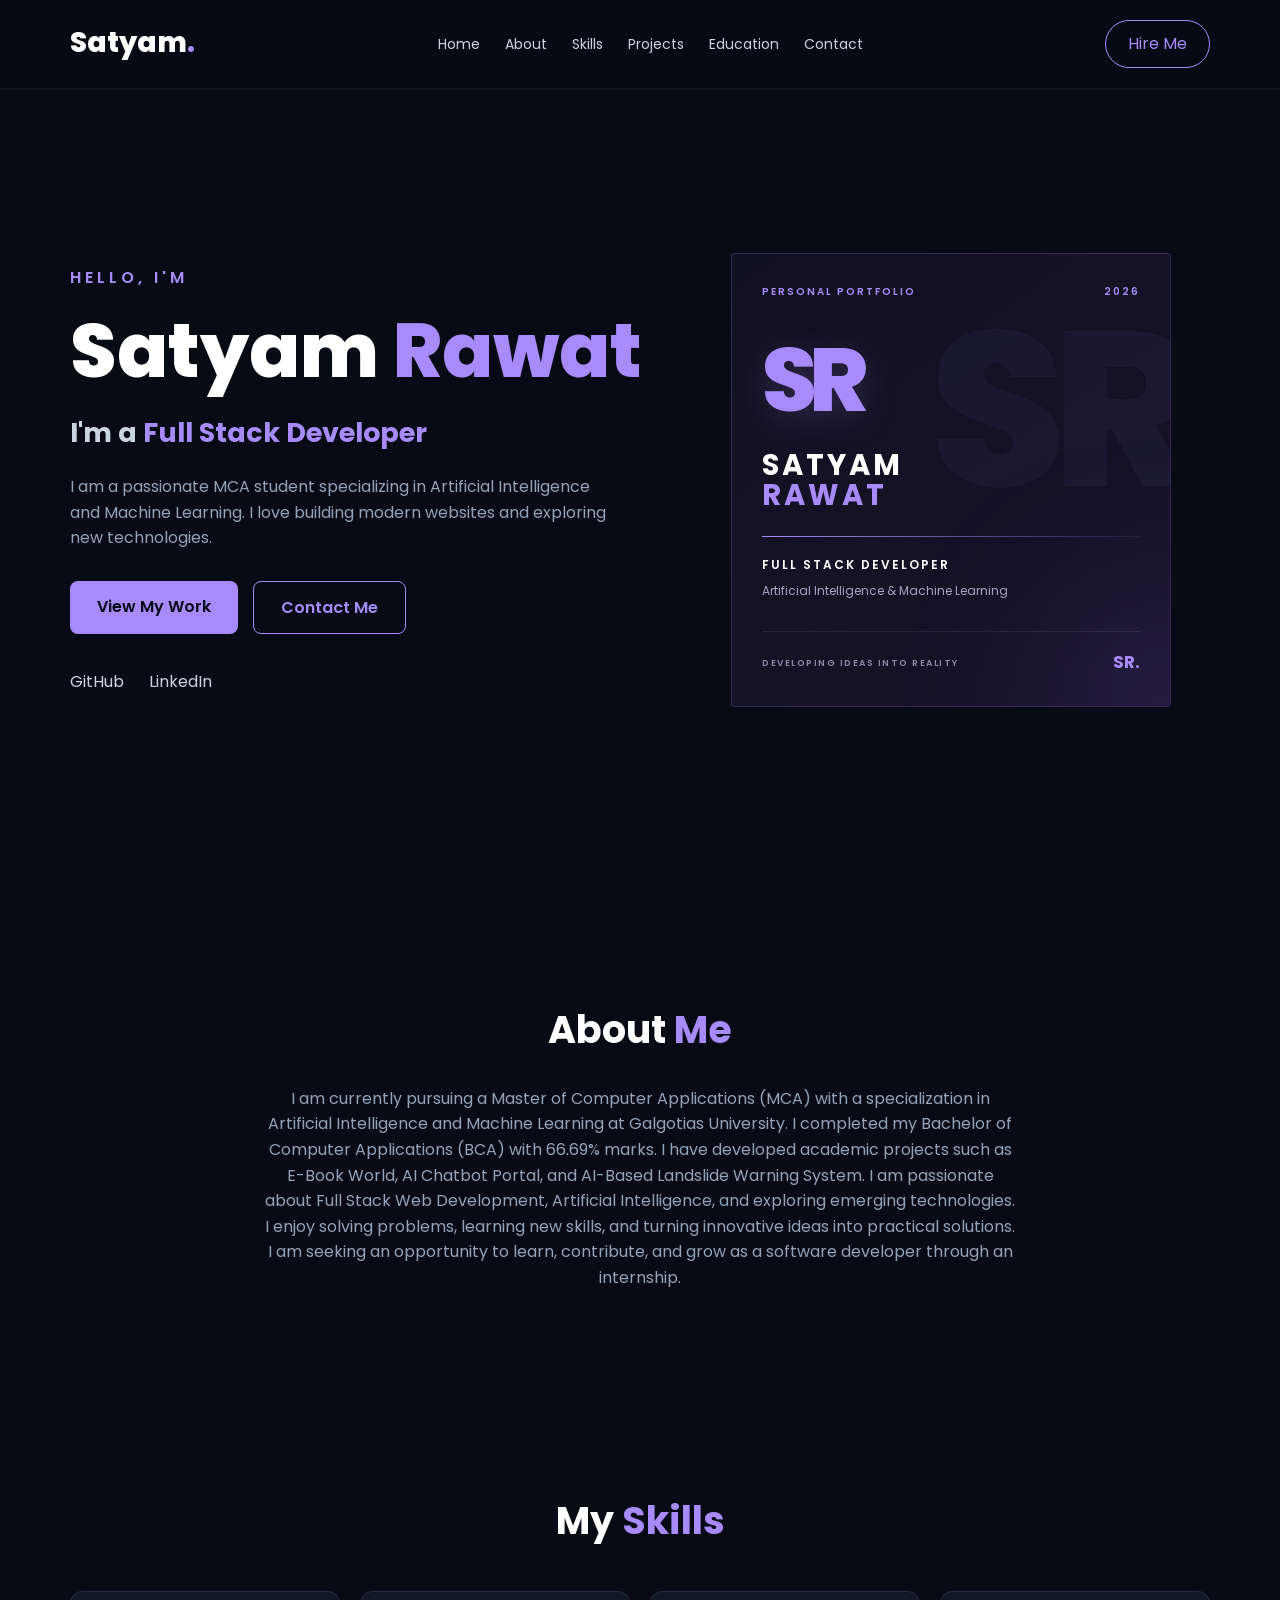
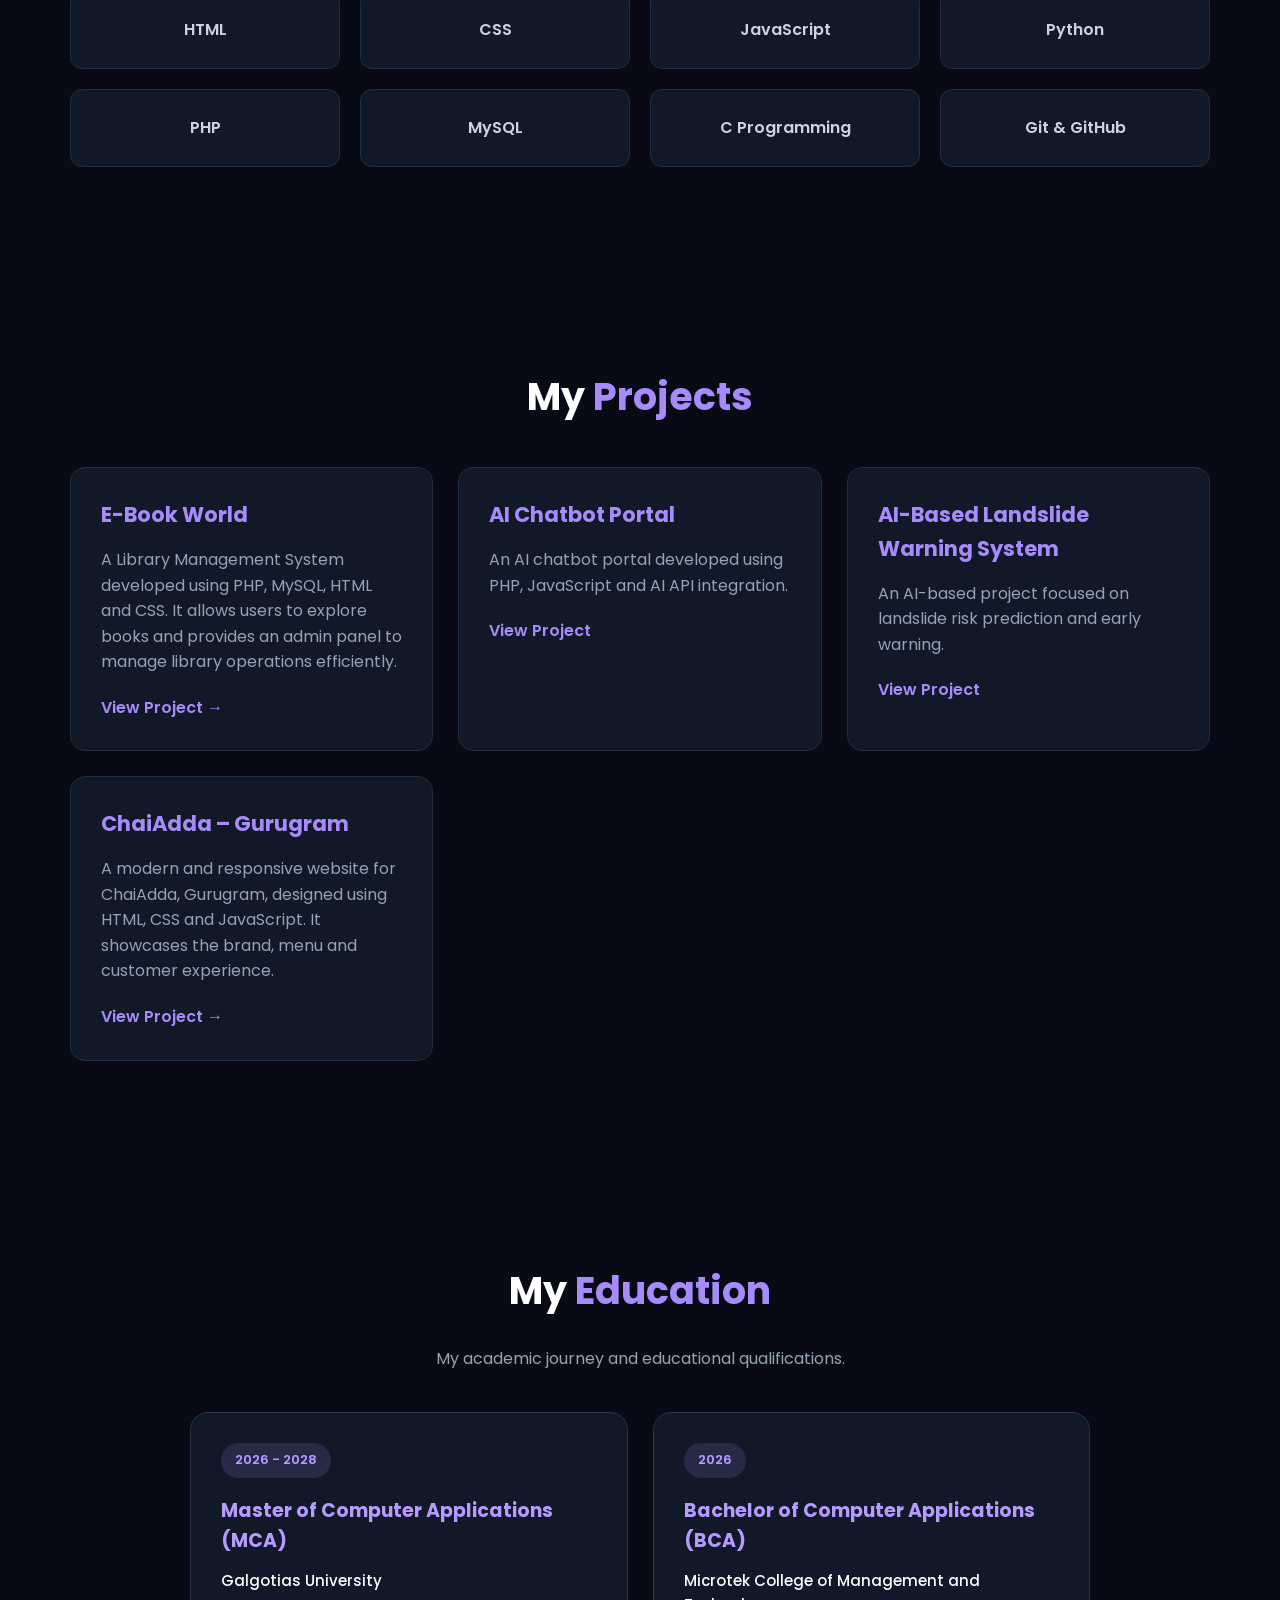
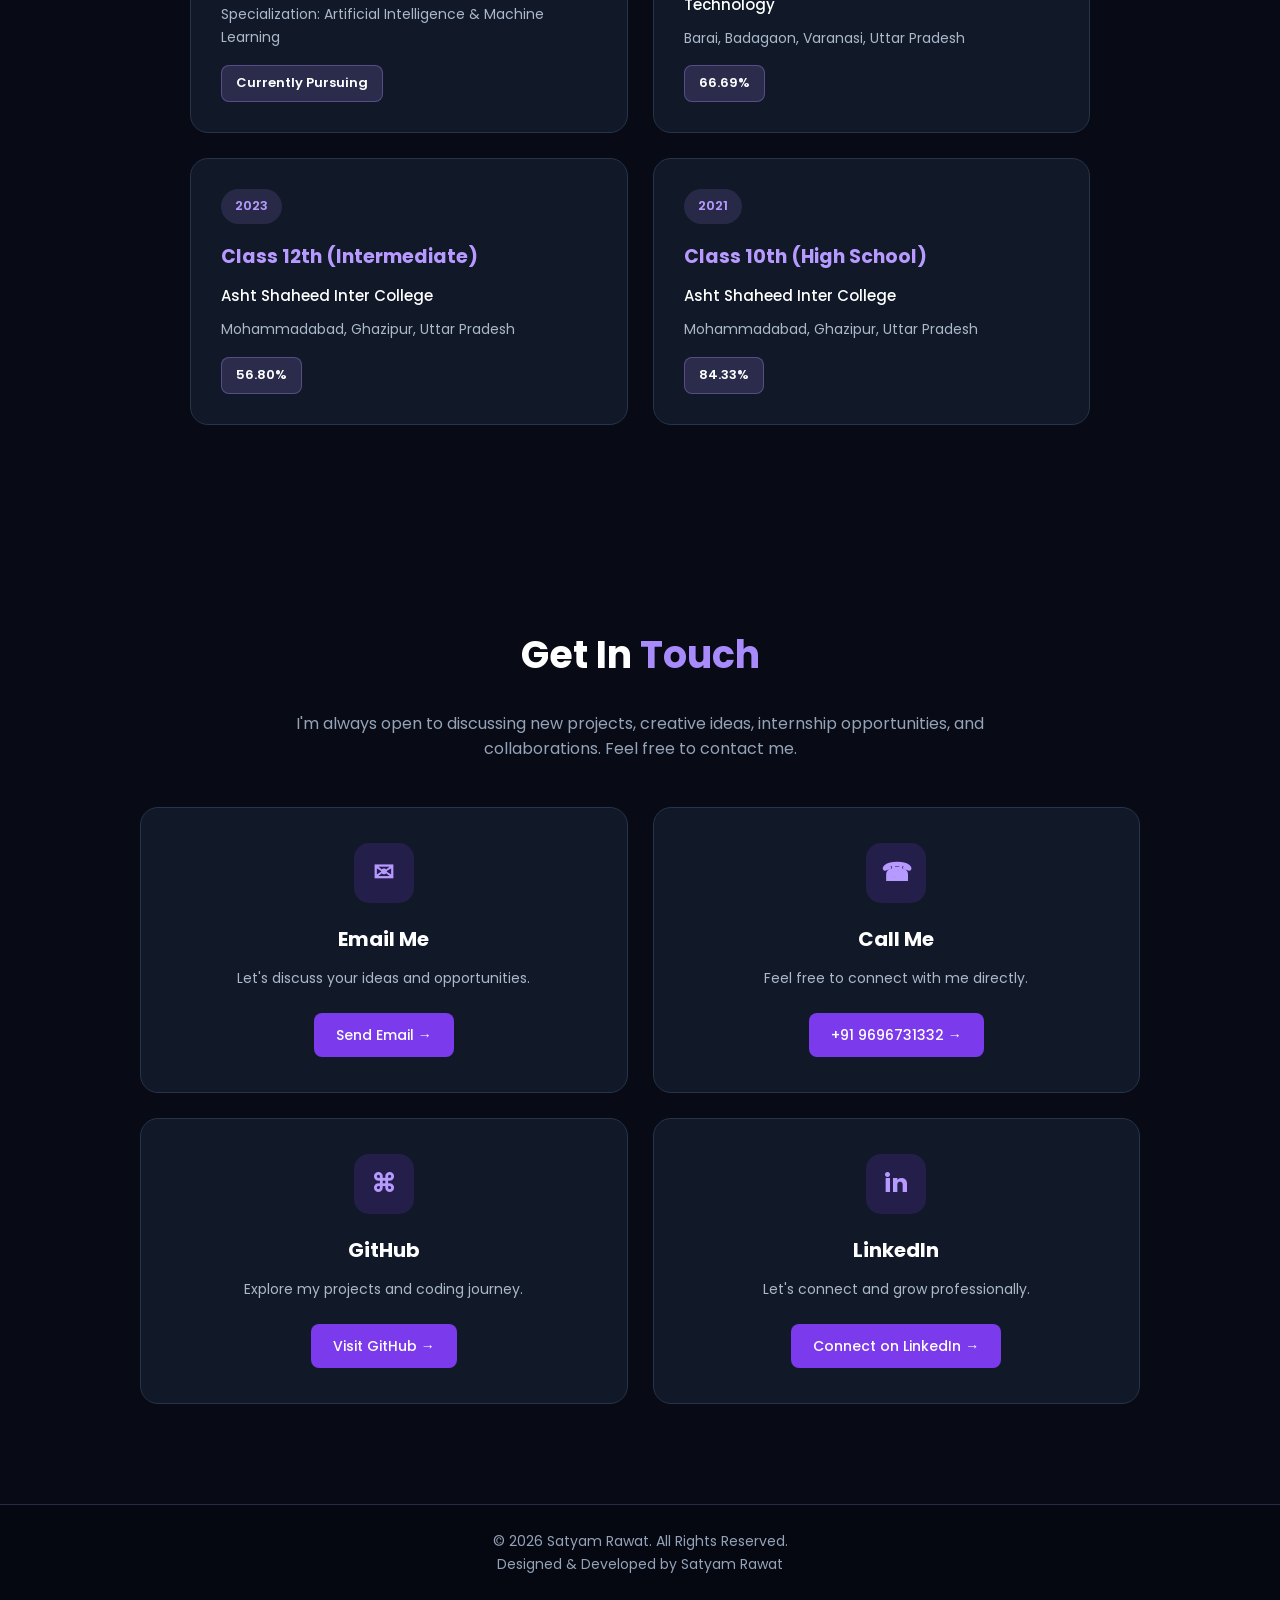
<file: index.html>
<!DOCTYPE html>
<html lang="en">
<head>
    <meta charset="UTF-8">
    <meta name="viewport" content="width=device-width, initial-scale=1.0">

    <title>Satyam Rawat | Portfolio</title>
<meta name="google-site-verification" content="G1ZHCRIiQYxiCBVAbGkenDZfYS_VQ1XPWHBT34Xp-EY" />
    <!-- Google Fonts -->
    <link rel="preconnect" href="https://fonts.googleapis.com">
    <link rel="preconnect" href="https://fonts.gstatic.com" crossorigin>
    <link href="https://fonts.googleapis.com/css2?family=Poppins:wght@300;400;500;600;700;800&display=swap" rel="stylesheet">
    
    <!-- CSS File -->
    <link rel="stylesheet" href="style.css">
</head>

<body>

    <!-- Navbar -->
    <header>
        <nav class="navbar">
            <a href="#home" class="logo">Satyam<span>.</span></a>

            <ul class="nav-links">
                <li><a href="#home">Home</a></li>
                <li><a href="#about">About</a></li>
                <li><a href="#skills">Skills</a></li>
                <li><a href="#projects">Projects</a></li>
                <li><a href="#education">Education</a></li>
                <li><a href="#contact">Contact</a></li>
            </ul>

            <a href="#contact" class="nav-btn">Hire Me</a>
        </nav>
    </header>

    <!-- Home Section -->
    <section class="hero" id="home">

        <div class="hero-content">
            <p class="intro">HELLO, I'M</p>

            <h1>Satyam <span>Rawat</span></h1>

            <h2>I'm a <span>Full Stack Developer</span></h2>

            <p class="hero-description">
                I am a passionate MCA student specializing in
                Artificial Intelligence and Machine Learning.
                I love building modern websites and exploring new technologies.
            </p>

            <div class="hero-buttons">
                <a href="#projects" class="btn primary-btn">View My Work</a>
                <a href="#contact" class="btn secondary-btn">Contact Me</a>
            </div>

            <div class="social-links">
                <a href="https://github.com/satyaa1209"
                   target="_blank" rel="noopener noreferrer">GitHub</a>

                <a href="https://www.linkedin.com/in/satyam-rawat"
                   target="_blank" rel="noopener noreferrer">LinkedIn</a>
            </div>
        </div>

        <!-- Professional Name-Based Visual -->
        <div class="hero-image">

            <div class="identity-visual">

                <div class="identity-topline">
                    <span>PERSONAL PORTFOLIO</span>
                    <span>2026</span>
                </div>

                <div class="identity-main">
                    <div class="identity-monogram">SR</div>

                    <div class="identity-name">
                        <span class="identity-first">SATYAM</span>
                        <span class="identity-last">RAWAT</span>
                    </div>
                </div>

                <div class="identity-line"></div>

                <div class="identity-details">
                    <p class="identity-role">FULL STACK DEVELOPER</p>
                    <p class="identity-specialization">
                        Artificial Intelligence & Machine Learning
                    </p>
                </div>

                <div class="identity-bottom">
                    <span>DEVELOPING IDEAS INTO REALITY</span>
                    <span class="identity-mark">SR.</span>
                </div>

            </div>

        </div>

    </section>

    <!-- About Section -->
    <section class="section" id="about">
        <h2 class="section-title">About <span>Me</span></h2>

        <p class="section-description">
            I am currently pursuing a Master of Computer Applications (MCA)
            with a specialization in Artificial Intelligence and Machine Learning
            at Galgotias University. I completed my Bachelor of Computer
            Applications (BCA) with 66.69% marks. I have developed academic
            projects such as E-Book World, AI Chatbot Portal, and AI-Based
            Landslide Warning System. I am passionate about Full Stack Web
            Development, Artificial Intelligence, and exploring emerging
            technologies. I enjoy solving problems, learning new skills,
            and turning innovative ideas into practical solutions. I am
            seeking an opportunity to learn, contribute, and grow as a
            software developer through an internship.
        </p>
    </section>

    <!-- Skills Section -->
    <section class="section" id="skills">
        <h2 class="section-title">My <span>Skills</span></h2>

        <div class="skills-container">
            <div class="skill-card">HTML</div>
            <div class="skill-card">CSS</div>
            <div class="skill-card">JavaScript</div>
            <div class="skill-card">Python</div>
            <div class="skill-card">PHP</div>
            <div class="skill-card">MySQL</div>
            <div class="skill-card">C Programming</div>
            <div class="skill-card">Git & GitHub</div>
        </div>
    </section>

    <!-- Projects Section -->
    <section class="section" id="projects">
        <h2 class="section-title">My <span>Projects</span></h2>

        <div class="projects-container">

            <!-- Project 1: E-Book World -->
            <div class="project-card">
                <h3>E-Book World</h3>

                <p>
                    A Library Management System developed using PHP,
                    MySQL, HTML and CSS. It allows users to explore
                    books and provides an admin panel to manage
                    library operations efficiently.
                </p>

                <a href="https://librarymanagement.infinityfreeapp.com"
                   target="_blank"
                   rel="noopener noreferrer">
                    View Project →
                </a>
            </div>

            <!-- Project 2: AI Chatbot Portal -->
            <div class="project-card">
                <h3>AI Chatbot Portal</h3>

                <p>
                    An AI chatbot portal developed using PHP,
                    JavaScript and AI API integration.
                </p>

                <a href="#">
                    View Project
                </a>
            </div>

            <!-- Project 3: AI-Based Landslide Warning System -->
            <div class="project-card">
                <h3>AI-Based Landslide Warning System</h3>

                <p>
                    An AI-based project focused on landslide risk
                    prediction and early warning.
                </p>

                <a href="#">
                    View Project
                </a>
            </div>


            <!-- Project 5: ChaiAdda Gurugram -->
            <div class="project-card">
                <h3>ChaiAdda – Gurugram</h3>

                <p>
                    A modern and responsive website for ChaiAdda,
                    Gurugram, designed using HTML, CSS and JavaScript.
                    It showcases the brand, menu and customer experience.
                </p>

                <a href="https://satyaa1209.github.io/chaiadda-gurugram/"
                   target="_blank"
                   rel="noopener noreferrer">
                    View Project →
                </a>
            </div>

        </div>
    </section>

    <!-- Education Section -->
    <section class="section" id="education">

        <h2 class="section-title">My <span>Education</span></h2>

        <p class="section-description">
            My academic journey and educational qualifications.
        </p>

        <div class="education-container">

            <div class="education-item">
                <div class="education-year">2026 - 2028</div>
                <h3>Master of Computer Applications (MCA)</h3>
                <h4>Galgotias University</h4>
                <p>Specialization: Artificial Intelligence & Machine Learning</p>
                <span class="education-status">Currently Pursuing</span>
            </div>

            <div class="education-item">
                <div class="education-year">2026</div>
                <h3>Bachelor of Computer Applications (BCA)</h3>
                <h4>Microtek College of Management and Technology</h4>
                <p>Barai, Badagaon, Varanasi, Uttar Pradesh</p>
                <span class="education-percentage">66.69%</span>
            </div>

            <div class="education-item">
                <div class="education-year">2023</div>
                <h3>Class 12th (Intermediate)</h3>
                <h4>Asht Shaheed Inter College</h4>
                <p>Mohammadabad, Ghazipur, Uttar Pradesh</p>
                <span class="education-percentage">56.80%</span>
            </div>

            <div class="education-item">
                <div class="education-year">2021</div>
                <h3>Class 10th (High School)</h3>
                <h4>Asht Shaheed Inter College</h4>
                <p>Mohammadabad, Ghazipur, Uttar Pradesh</p>
                <span class="education-percentage">84.33%</span>
            </div>

        </div>
    </section>

    <!-- Contact Section -->
    <section class="section contact-section" id="contact">

        <h2 class="section-title">Get In <span>Touch</span></h2>

        <p class="section-description">
            I'm always open to discussing new projects, creative ideas,
            internship opportunities, and collaborations.
            Feel free to contact me.
        </p>

        <div class="contact-container">

            <div class="contact-card">
                <div class="contact-icon">✉</div>
                <h3>Email Me</h3>
                <p>Let's discuss your ideas and opportunities.</p>
                <a href="mailto:rawatsatyam362@gmail.com" class="contact-btn">
                    Send Email →
                </a>
            </div>

            <div class="contact-card">
                <div class="contact-icon">☎</div>
                <h3>Call Me</h3>
                <p>Feel free to connect with me directly.</p>
                <a href="tel:+919696731332" class="contact-btn">
                    +91 9696731332 →
                </a>
            </div>

            <div class="contact-card">
                <div class="contact-icon">⌘</div>
                <h3>GitHub</h3>
                <p>Explore my projects and coding journey.</p>
                <a href="https://github.com/satyaa1209"
                   target="_blank" rel="noopener noreferrer"
                   class="contact-btn">
                    Visit GitHub →
                </a>
            </div>

            <div class="contact-card">
                <div class="contact-icon">in</div>
                <h3>LinkedIn</h3>
                <p>Let's connect and grow professionally.</p>
                <a href="https://www.linkedin.com/in/satyam-rawat"
                   target="_blank" rel="noopener noreferrer"
                   class="contact-btn">
                    Connect on LinkedIn →
                </a>
            </div>

        </div>

    </section>

    <!-- Footer -->
    <footer>
        <p>© 2026 Satyam Rawat. All Rights Reserved.</p>
        <p>Designed & Developed by Satyam Rawat</p>
    </footer>

    <!-- JavaScript File -->
    <script src="script.js"></script>

</body>
</html>
</file>
<file: style.css>
/* ================= GENERAL SETTINGS ================= */

* {
    margin: 0;
    padding: 0;
    box-sizing: border-box;
    scroll-behavior: smooth;
}

body {
    font-family: 'Poppins', sans-serif;
    background: #080b16;
    color: #ffffff;
    line-height: 1.6;
}

a {
    text-decoration: none;
    color: inherit;
}

span {
    color: #a78bfa;
}

/* ================= NAVBAR ================= */

header {
    width: 100%;
    position: fixed;
    top: 0;
    left: 0;
    z-index: 1000;
    background: rgba(8, 11, 22, 0.9);
    backdrop-filter: blur(15px);
    border-bottom: 1px solid rgba(255,255,255,0.08);
}

.navbar {
    max-width: 1200px;
    margin: auto;
    padding: 20px 30px;
    display: flex;
    justify-content: space-between;
    align-items: center;
}

.logo {
    font-size: 28px;
    font-weight: 800;
}

.nav-links {
    display: flex;
    list-style: none;
    gap: 25px;
}

.nav-links a {
    color: #cbd5e1;
    font-size: 14px;
    transition: 0.3s;
}

.nav-links a:hover {
    color: #a78bfa;
}

.nav-btn {
    padding: 10px 22px;
    border: 1px solid #a78bfa;
    border-radius: 30px;
    color: #a78bfa;
    transition: 0.3s;
}

.nav-btn:hover {
    background: #a78bfa;
    color: #080b16;
}

/* ================= HERO SECTION ================= */

.hero {
    min-height: 100vh;
    max-width: 1200px;
    margin: auto;
    padding: 130px 30px 70px;
    display: flex;
    justify-content: space-between;
    align-items: center;
    gap: 50px;
}

.hero-content {
    max-width: 650px;
}

.intro {
    color: #a78bfa;
    letter-spacing: 4px;
    font-weight: 600;
    margin-bottom: 15px;
}

.hero h1 {
    font-size: clamp(45px, 7vw, 75px);
    font-weight: 800;
    line-height: 1.2;
    margin-bottom: 15px;
}

.hero h2 {
    font-size: 27px;
    color: #cbd5e1;
    margin-bottom: 20px;
}

.hero-description {
    color: #94a3b8;
    font-size: 16px;
    max-width: 550px;
    margin-bottom: 30px;
}

.hero-buttons {
    display: flex;
    gap: 15px;
    flex-wrap: wrap;
}

.btn {
    display: inline-block;
    padding: 13px 27px;
    border-radius: 8px;
    font-weight: 600;
    transition: 0.3s;
}

.primary-btn {
    background: #a78bfa;
    color: #080b16;
}

.primary-btn:hover {
    transform: translateY(-4px);
    box-shadow: 0 8px 25px rgba(167,139,250,0.3);
}

.secondary-btn {
    border: 1px solid #a78bfa;
    color: #a78bfa;
}

.secondary-btn:hover {
    background: #a78bfa;
    color: #080b16;
}

.social-links {
    display: flex;
    gap: 25px;
    margin-top: 35px;
    color: #cbd5e1;
}

.social-links a:hover {
    color: #a78bfa;
}

/* ================= PROFILE CIRCLE ================= */

.hero-image {
    display: flex;
    justify-content: center;
    align-items: center;
}

.profile-circle {
    width: 300px;
    height: 300px;
    border-radius: 50%;
    overflow: hidden;
    border: 5px solid #a78bfa;
    box-shadow: 0 0 40px rgba(167,139,250,0.4);
}

.profile-circle img {
    width: 100%;
    height: 100%;
    object-fit: cover;
    object-position: center 25%;
    display: block;
}

/* ================= COMMON SECTIONS ================= */

.section {
    max-width: 1200px;
    margin: auto;
    padding: 100px 30px;
    text-align: center;
}

.section-title {
    font-size: 38px;
    margin-bottom: 25px;
}

.section-description {
    max-width: 750px;
    margin: auto;
    color: #94a3b8;
    font-size: 16px;
}

/* ================= SKILLS ================= */

.skills-container {
    display: grid;
    grid-template-columns: repeat(4, 1fr);
    gap: 20px;
    margin-top: 40px;
}

.skill-card {
    padding: 25px 15px;
    border: 1px solid #252b40;
    background: #111827;
    border-radius: 12px;
    color: #cbd5e1;
    font-weight: 600;
    transition: 0.3s;
}

.skill-card:hover {
    border-color: #a78bfa;
    transform: translateY(-7px);
    color: #a78bfa;
}

/* ================= PROJECTS ================= */

.projects-container {
    display: grid;
    grid-template-columns: repeat(3, 1fr);
    gap: 25px;
    margin-top: 40px;
    text-align: left;
}

.project-card {
    background: #111827;
    border: 1px solid #252b40;
    border-radius: 15px;
    padding: 30px;
    transition: 0.3s;
}

.project-card:hover {
    transform: translateY(-8px);
    border-color: #a78bfa;
}

.project-card h3 {
    color: #a78bfa;
    margin-bottom: 15px;
    font-size: 21px;
}

.project-card p {
    color: #94a3b8;
    margin-bottom: 20px;
}

.project-card a {
    color: #a78bfa;
    font-weight: 600;
}

/* ================= EDUCATION ================= */

.education-card {
    background: #111827;
    border: 1px solid #252b40;
    border-radius: 15px;
    padding: 35px;
    max-width: 700px;
    margin: 35px auto 0;
}

.education-card h3 {
    color: #a78bfa;
    margin-bottom: 12px;
}

.education-card p {
    color: #94a3b8;
    margin-top: 8px;
}

/* ================= CONTACT ================= */

.contact-socials {
    display: flex;
    justify-content: center;
    gap: 30px;
    margin-top: 30px;
    color: #a78bfa;
}

#contact .btn {
    margin-top: 30px;
}

/* ================= FOOTER ================= */

footer {
    background: #050711;
    border-top: 1px solid #252b40;
    text-align: center;
    padding: 25px;
    color: #94a3b8;
    font-size: 14px;
}

/* ================= RESPONSIVE DESIGN ================= */

@media (max-width: 900px) {

    .nav-links {
        gap: 12px;
    }

    .nav-links a {
        font-size: 12px;
    }

    .hero {
        gap: 25px;
    }

    .profile-circle {
        width: 230px;
        height: 230px;
    }

    .skills-container {
        grid-template-columns: repeat(2, 1fr);
    }

    .projects-container {
        grid-template-columns: repeat(2, 1fr);
    }
}

@media (max-width: 600px) {

    .navbar {
        flex-direction: column;
        gap: 15px;
        padding: 15px;
    }

    .nav-links {
        flex-wrap: wrap;
        justify-content: center;
        gap: 12px;
    }

    .nav-btn {
        display: none;
    }

    .hero {
        flex-direction: column-reverse;
        text-align: center;
        padding-top: 190px;
    }

    .hero-buttons,
    .social-links {
        justify-content: center;
    }

    .profile-circle {
        width: 190px;
        height: 190px;
    }

    .profile-circle span {
        font-size: 60px;
    }

    .hero h2 {
        font-size: 21px;
    }

    .section {
        padding: 70px 20px;
    }

    .section-title {
        font-size: 30px;
    }

    .skills-container,
    .projects-container {
        grid-template-columns: 1fr;
    }
}


/* ================= REVEAL ANIMATION ================= */

.reveal {
    opacity: 0;
    transform: translateY(35px);
    transition: opacity 0.8s ease, transform 0.8s ease;
}

.reveal.show {
    opacity: 1;
    transform: translateY(0);
}


/* Professional Education Section */

.education-container {
    max-width: 900px;
    margin: 40px auto 0;
    display: grid;
    grid-template-columns: repeat(2, 1fr);
    gap: 25px;
}

.education-item {
    background: #111827;
    border: 1px solid #273449;
    border-radius: 18px;
    padding: 30px;
    text-align: left;
    transition: 0.3s ease;
    position: relative;
    overflow: hidden;
}

.education-item:hover {
    transform: translateY(-7px);
    border-color: #a78bfa;
    box-shadow: 0 10px 30px rgba(167, 139, 250, 0.12);
}

.education-year {
    display: inline-block;
    background: rgba(167, 139, 250, 0.15);
    color: #b69aff;
    padding: 7px 14px;
    border-radius: 20px;
    font-size: 13px;
    font-weight: 600;
    margin-bottom: 18px;
}

.education-item h3 {
    color: #b69aff;
    font-size: 19px;
    margin-bottom: 12px;
}

.education-item h4 {
    color: #ffffff;
    font-size: 15px;
    font-weight: 500;
    margin-bottom: 10px;
}

.education-item p {
    color: #aab8cc;
    font-size: 14px;
    line-height: 1.7;
    margin-bottom: 15px;
}

.education-percentage,
.education-status {
    display: inline-block;
    color: #ffffff;
    background: rgba(167, 139, 250, 0.18);
    border: 1px solid rgba(167, 139, 250, 0.35);
    padding: 7px 14px;
    border-radius: 8px;
    font-size: 13px;
    font-weight: 600;
}

@media (max-width: 768px) {
    .education-container {
        grid-template-columns: 1fr;
        padding: 0 10px;
    }

    .education-item {
        padding: 24px;
    }
}


/* PROFESSIONAL CONTACT SECTION */

.contact-section {
    text-align: center;
}

.contact-container {
    max-width: 1000px;
    margin: 45px auto 0;
    display: grid;
    grid-template-columns: repeat(2, 1fr);
    gap: 25px;
}

.contact-card {
    background: #111827;
    border: 1px solid #273449;
    border-radius: 18px;
    padding: 35px 25px;
    text-align: center;
    transition: all 0.3s ease;
}

.contact-card:hover {
    transform: translateY(-8px);
    border-color: #a78bfa;
    box-shadow: 0 12px 30px rgba(124, 58, 237, 0.15);
}

.contact-icon {
    width: 60px;
    height: 60px;
    margin: 0 auto 20px;
    display: flex;
    align-items: center;
    justify-content: center;
    border-radius: 15px;
    background: rgba(124, 58, 237, 0.18);
    color: #b69aff;
    font-size: 25px;
    font-weight: 700;
}

.contact-card h3 {
    color: #ffffff;
    font-size: 20px;
    margin-bottom: 12px;
}

.contact-card p {
    color: #aab8cc;
    font-size: 14px;
    line-height: 1.7;
    margin-bottom: 22px;
}

.contact-btn {
    display: inline-block;
    padding: 11px 22px;
    background: #7c3aed;
    color: #ffffff;
    border-radius: 8px;
    text-decoration: none;
    font-size: 14px;
    font-weight: 500;
    transition: 0.3s ease;
}

.contact-btn:hover {
    background: #a78bfa;
    color: #111827;
}

@media (max-width: 600px) {
    .contact-container {
        grid-template-columns: 1fr;
        padding: 0 12px;
    }

    .contact-card {
        padding: 28px 20px;
    }
}


/* ================= PROFESSIONAL IDENTITY DESIGN ================= */

.hero-image {
    flex: 1;
    min-width: 0;
    display: flex;
    justify-content: center;
    align-items: center;
}

.identity-visual {
    width: 440px;
    max-width: 100%;
    min-height: 390px;
    position: relative;
    display: flex;
    flex-direction: column;
    justify-content: space-between;
    padding: 30px;
    overflow: hidden;
    background: linear-gradient(145deg, #111020, #171329);
    border: 1px solid rgba(167, 139, 250, 0.22);
    border-radius: 4px;
}

/* Subtle background decoration */

.identity-visual::before {
    content: "SR";
    position: absolute;
    right: -12px;
    top: 45px;
    color: rgba(167, 139, 250, 0.055);
    font-size: 220px;
    font-weight: 800;
    line-height: 1;
    letter-spacing: -15px;
    pointer-events: none;
}

.identity-visual::after {
    content: "";
    position: absolute;
    width: 220px;
    height: 220px;
    right: -100px;
    bottom: -100px;
    background: rgba(139, 92, 246, 0.16);
    filter: blur(80px);
    border-radius: 50%;
    pointer-events: none;
}

/* Top line */

.identity-topline {
    display: flex;
    justify-content: space-between;
    align-items: center;
    position: relative;
    z-index: 1;
    color: #aaa1c5;
    font-size: 10px;
    font-weight: 600;
    letter-spacing: 2px;
}

/* Main identity */

.identity-main {
    position: relative;
    z-index: 1;
    margin-top: 35px;
}

.identity-monogram {
    color: #a78bfa;
    font-size: 90px;
    font-weight: 800;
    letter-spacing: -8px;
    line-height: 1;
    margin-bottom: 25px;
    text-shadow: 0 8px 35px rgba(167, 139, 250, 0.2);
}

.identity-name {
    display: flex;
    flex-direction: column;
    line-height: 1.05;
    letter-spacing: 3px;
}

.identity-first {
    color: #ffffff;
    font-size: 29px;
    font-weight: 700;
}

.identity-last {
    color: #a78bfa;
    font-size: 29px;
    font-weight: 700;
}

/* Divider */

.identity-line {
    width: 100%;
    height: 1px;
    margin: 25px 0 18px;
    background: linear-gradient(
        90deg,
        #a78bfa,
        rgba(167, 139, 250, 0.08)
    );
}

/* Role and specialization */

.identity-details {
    position: relative;
    z-index: 1;
}

.identity-role {
    color: #ffffff;
    font-size: 12px;
    font-weight: 600;
    letter-spacing: 2px;
    margin-bottom: 7px;
}

.identity-specialization {
    color: #aaa1c5;
    font-size: 12px;
    line-height: 1.7;
}

/* Bottom signature */

.identity-bottom {
    position: relative;
    z-index: 1;
    display: flex;
    justify-content: space-between;
    align-items: center;
    margin-top: 30px;
    padding-top: 17px;
    border-top: 1px solid rgba(255, 255, 255, 0.09);
}

.identity-bottom > span:first-child {
    color: #8f87a8;
    font-size: 9px;
    font-weight: 600;
    letter-spacing: 1.5px;
}

.identity-mark {
    color: #a78bfa;
    font-size: 17px;
    font-weight: 700;
}

/* Hover */

.identity-visual {
    transition: transform 0.35s ease, border-color 0.35s ease;
}

.identity-visual:hover {
    transform: translateY(-5px);
    border-color: rgba(167, 139, 250, 0.55);
}

/* Tablet and Mobile */

@media (max-width: 1000px) {
    .identity-visual {
        width: 400px;
    }
}

@media (max-width: 750px) {
    .hero-image {
        width: 100%;
    }

    .identity-visual {
        width: 440px;
        min-height: 370px;
    }
}

@media (max-width: 400px) {
    .identity-visual {
        padding: 22px;
        min-height: 350px;
    }

    .identity-monogram {
        font-size: 75px;
    }

    .identity-first,
    .identity-last {
        font-size: 25px;
    }

    .identity-visual::before {
        font-size: 170px;
    }
}
</file>
